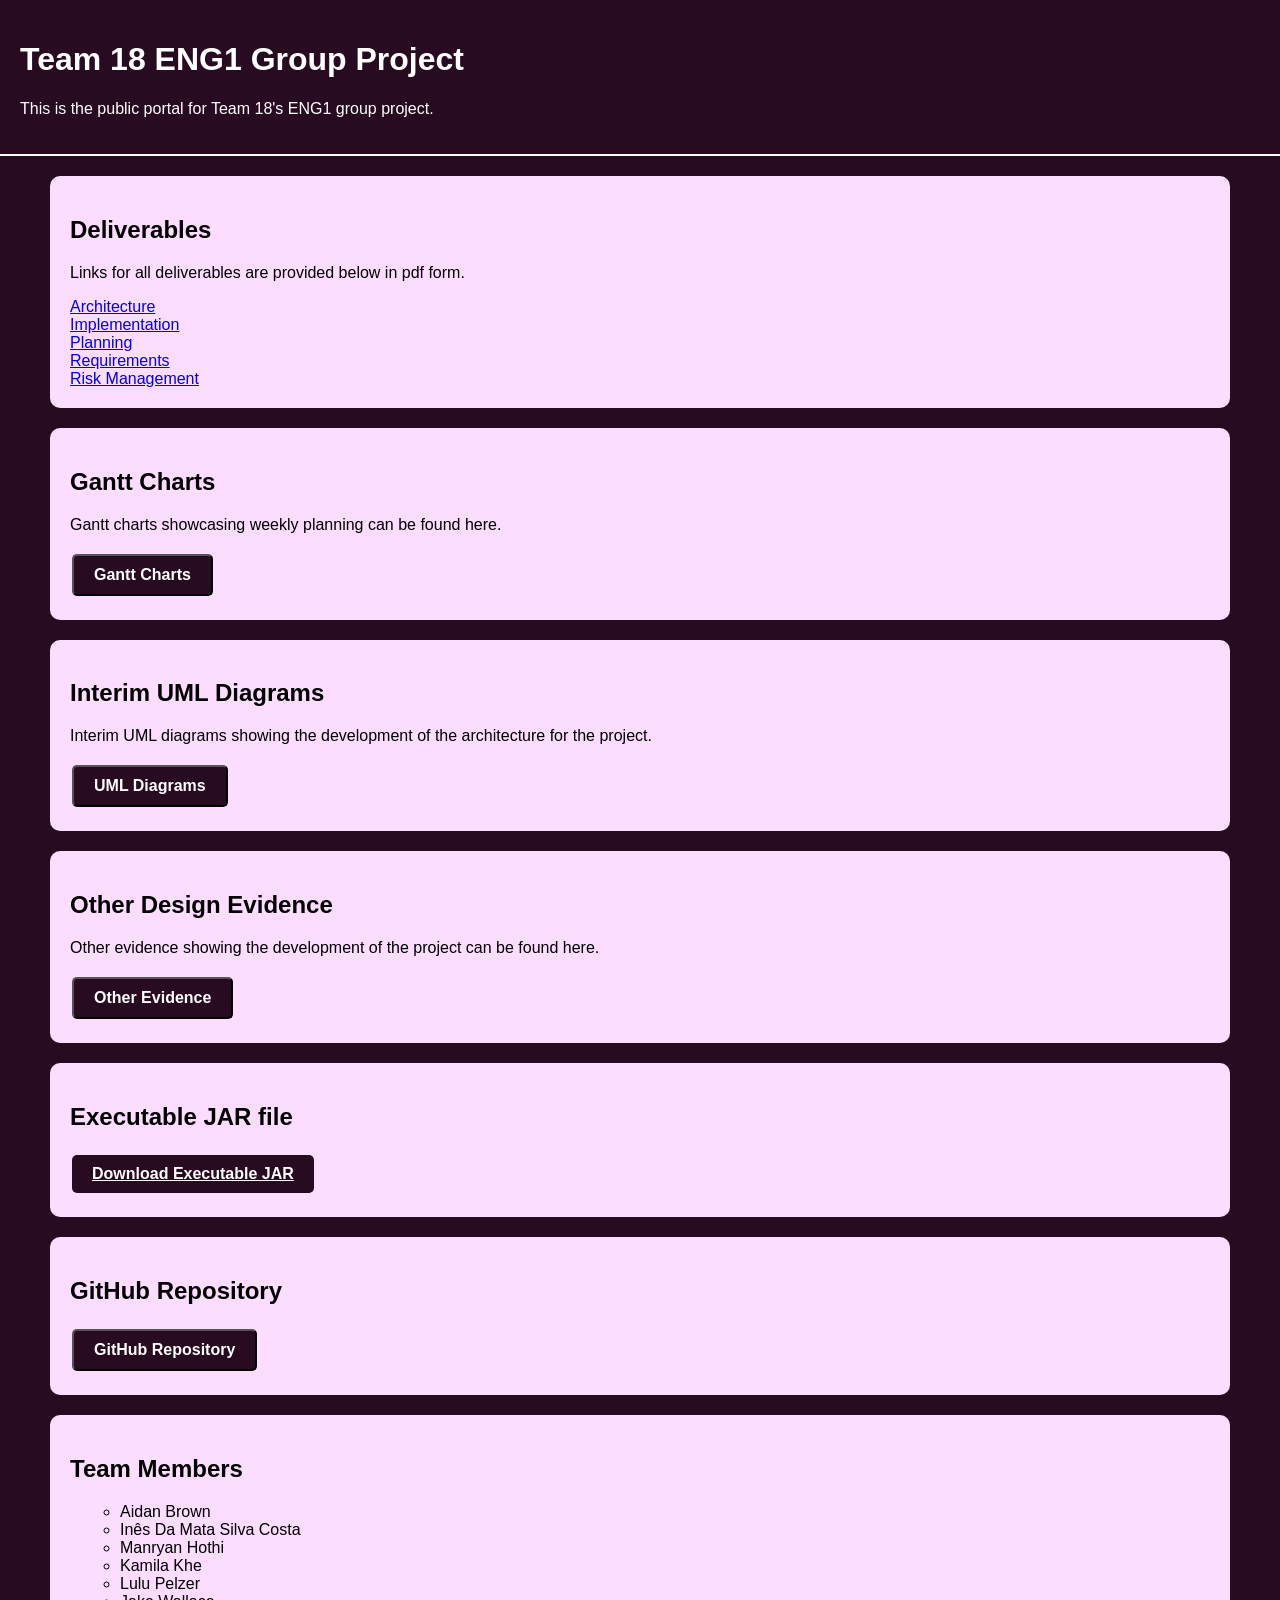
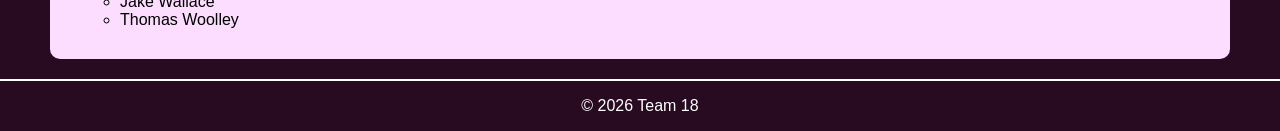
<file: index.html>
<!DOCTYPE html>
<html lang="en">
<head>
    <meta charset="UTF-8">
    <meta name="viewport" content="width=device-width, initial-scale=1.0">
    <title>Team 18 ENG1 Public Portal</title>
    <link rel="stylesheet" href="style.css">
</head>
<body>
    <header>
        <h1>Team 18 ENG1 Group Project</h1>
        <p>This is the public portal for Team 18's ENG1 group project.</p>
    </header>

    <!-- Links for all deliverables-->
    <section id="deliverables">
        <h2>Deliverables</h2>
        <p>
            Links for all deliverables are provided below in pdf form.
        </p>
        <a href="docs/Arch1.pdf" target="_blank">Architecture </a><br>
        <a href="docs/Impl1.pdf" target="_blank">Implementation </a><br>
        <a href="docs/Plan1.pdf" target="_blank">Planning </a><br>
        <a href="docs/Req1.pdf" target="_blank">Requirements </a><br>
        <a href="docs/Risk1.pdf" target="_blank">Risk Management </a><br>

    </section>
    
    <!-- Link to Gantt Charts page -->
    <section id="gantt charts">
        <h2>Gantt Charts</h2>
        <p>
            Gantt charts showcasing weekly planning can be found here.
        </p>
        <button class="button" onclick="window.location.href='\gantt-charts.html'">Gantt Charts</button><br>
    </section>

    <!-- Link to Interim Architecture Designs page -->
    <section id="uml-diagrams">
        <h2>Interim UML Diagrams</h2>
        <p>
            Interim UML diagrams showing the development of the architecture for the project.
        </p>
        <button class="button" onclick="window.location.href='\interim-archetecture-designs.html'">UML Diagrams</button><br>
    </section>

    <!-- Link to Other Evidence page -->
     <section id="other-evidence">
        <h2>Other Design Evidence</h2>
        <p>
            Other evidence showing the development of the project can be found here.
        </p>
        <button class="button" onclick="window.location.href='\other-evidence.html'">Other Evidence</button><br>
     </section>

    <!-- Download link for executable JAR. -->
    <section id="jar-download">
            <h2>Executable JAR file</h2>
            <a class="button" href="downloads/ENG1-1.0.0.jar" download>Download Executable JAR</a><br>
    </section>

    <!-- Link to GitHub Repository -->
    <section id="github-link">
            <h2>GitHub Repository</h2>
            <button class="button" onclick="window.location.href='https://github.com/AXSurname/team18-eng1-private-codebase'">GitHub Repository</button>
    </section>
    
    <!-- List of Team Members -->
    <section id="team-names">
        <h2>Team Members</h2>
        <ul>
            <li>Aidan Brown </li>
            <li>Inês Da Mata Silva Costa </li>
            <li>Manryan Hothi </li>
            <li>Kamila Khe </li>
            <li>Lulu Pelzer </li>
            <li>Jake Wallace </li>
            <li>Thomas Woolley </li>
        </ul>
    </section>

</body>
<footer>
    <p>&copy; 2026 Team 18</p>
</footer>
</html>
</file>
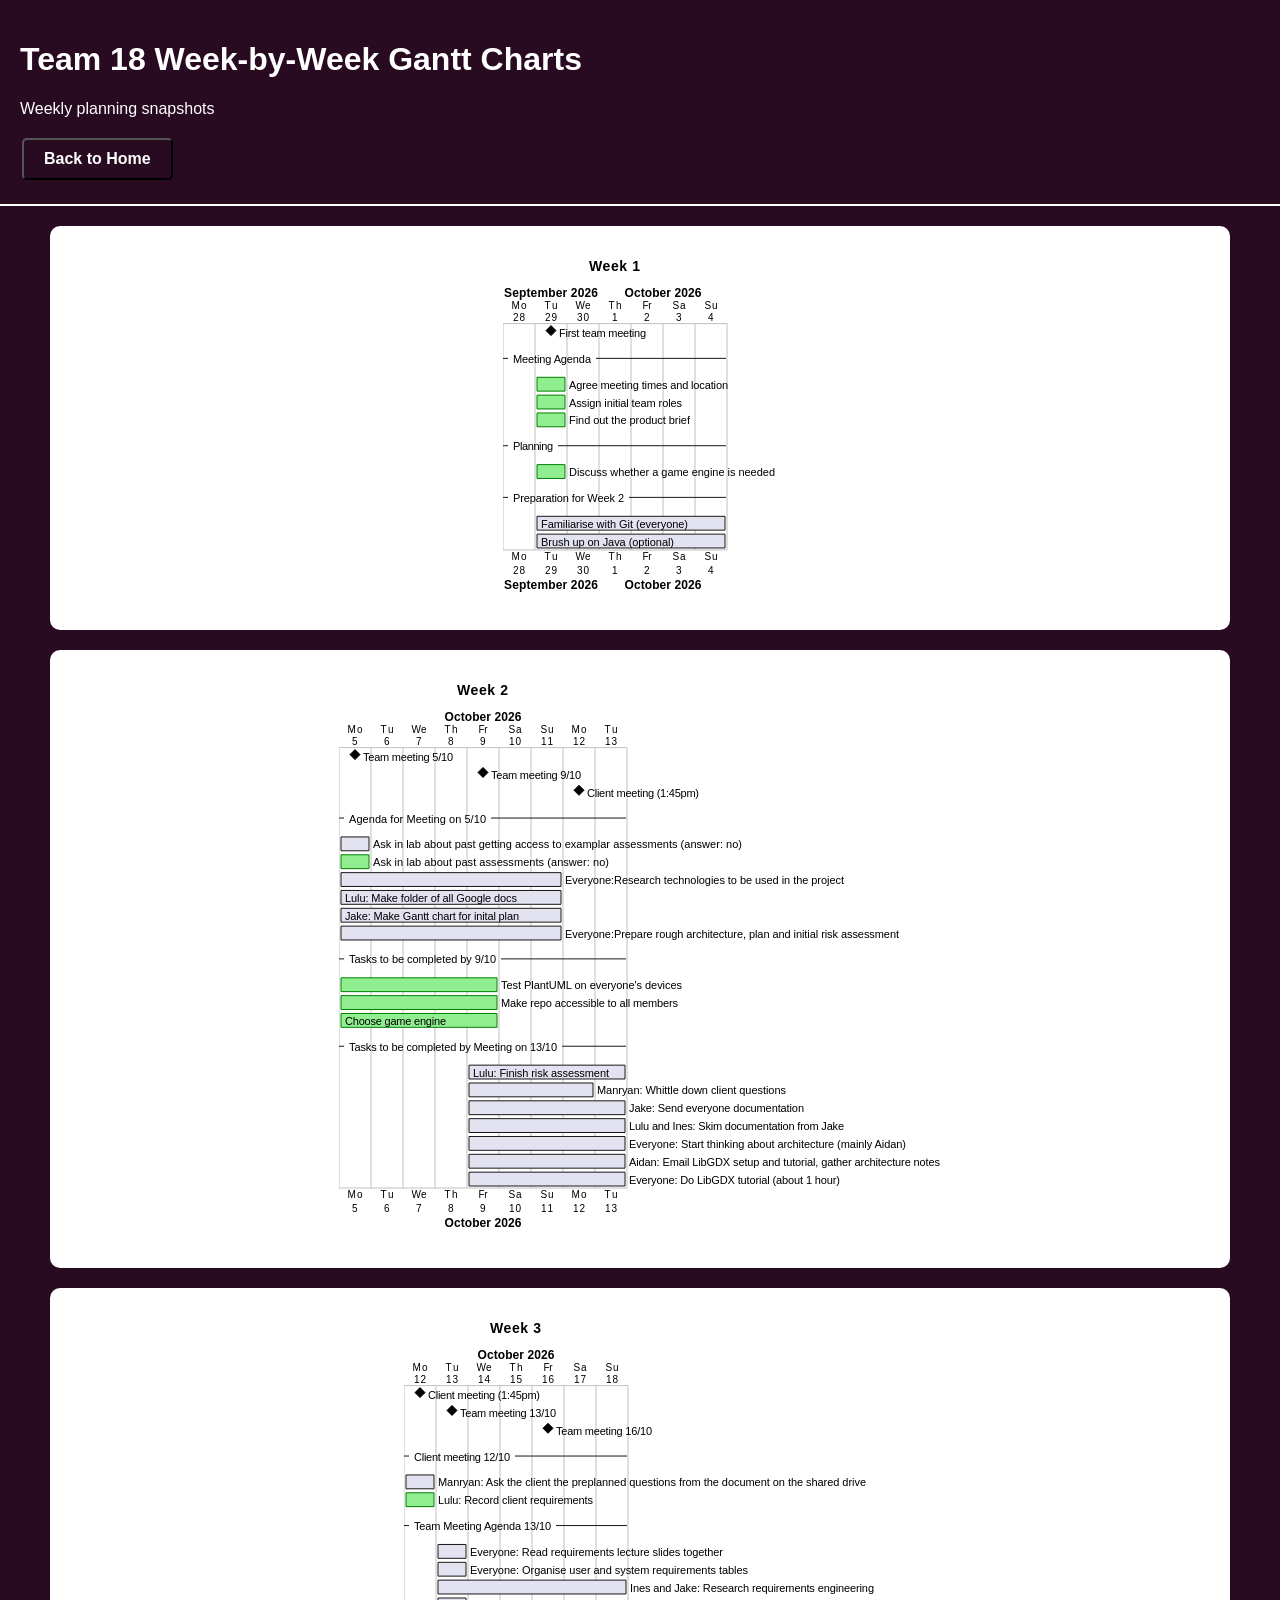
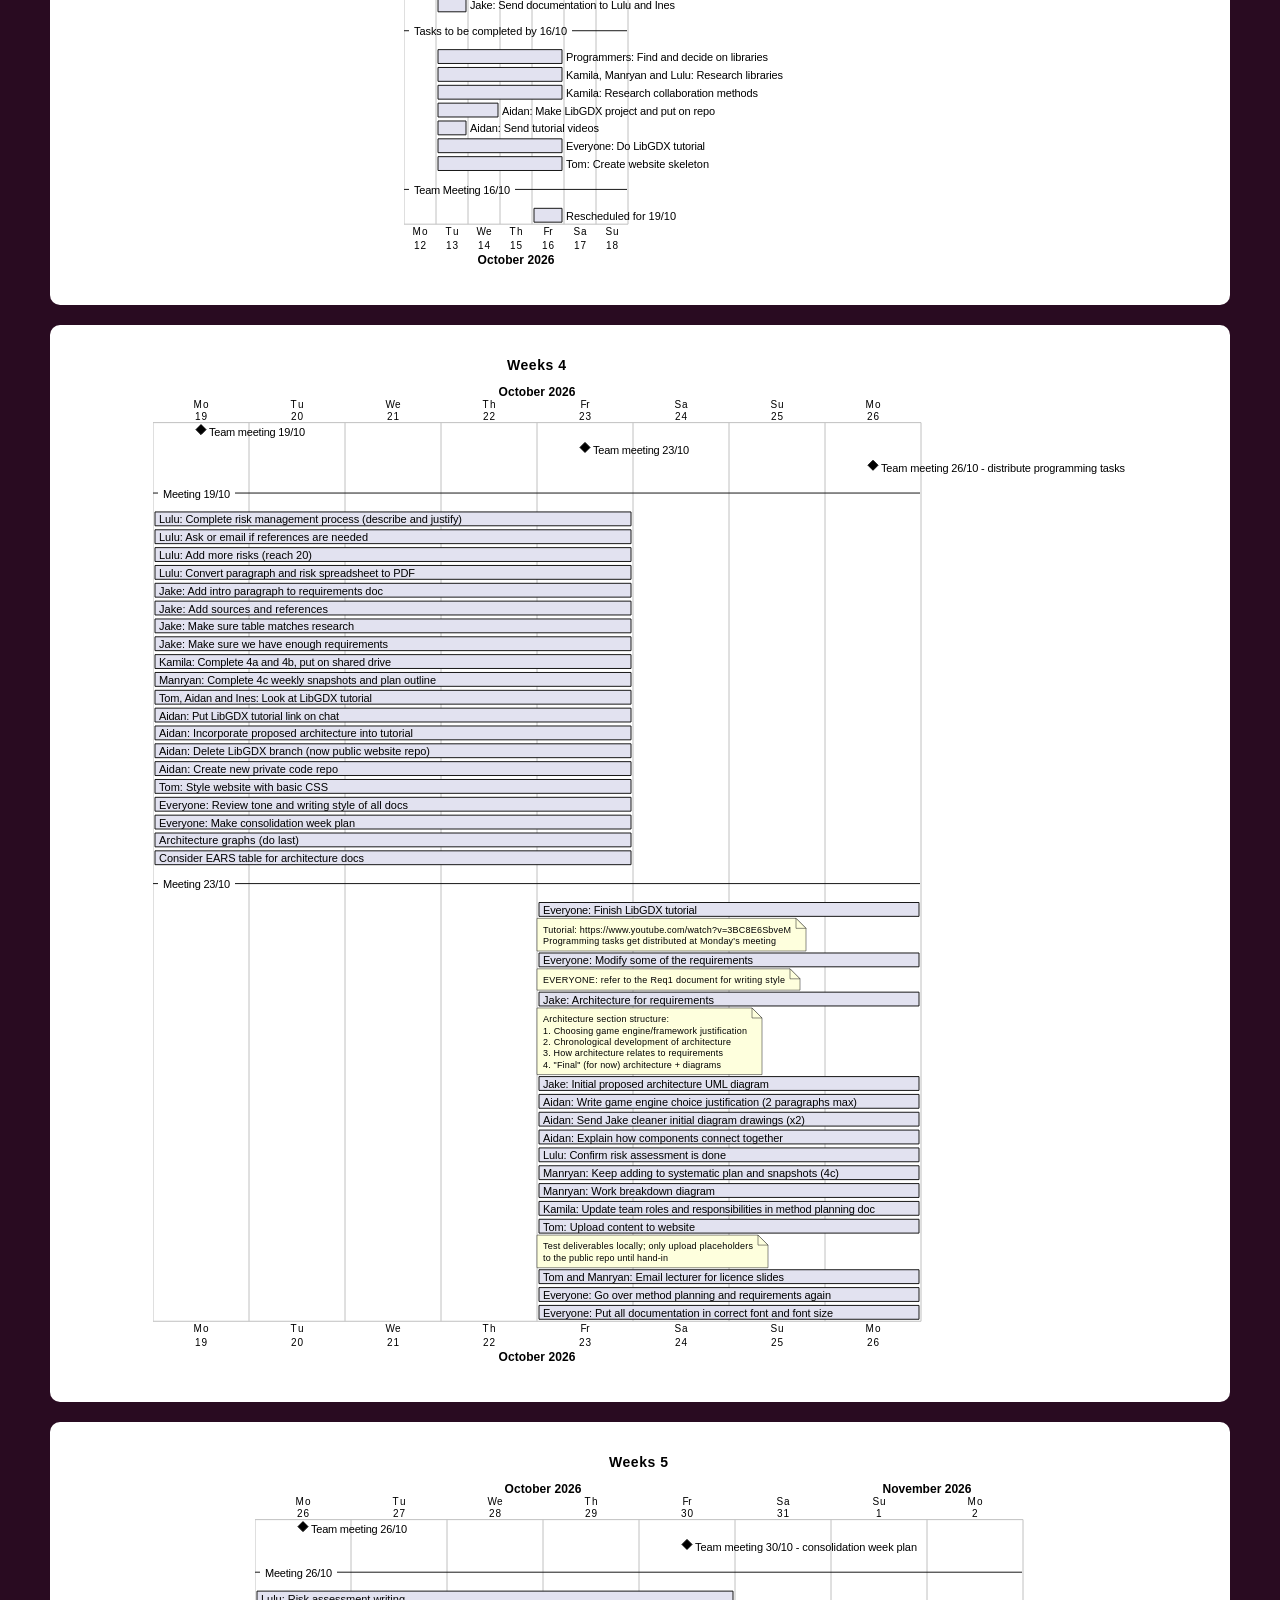
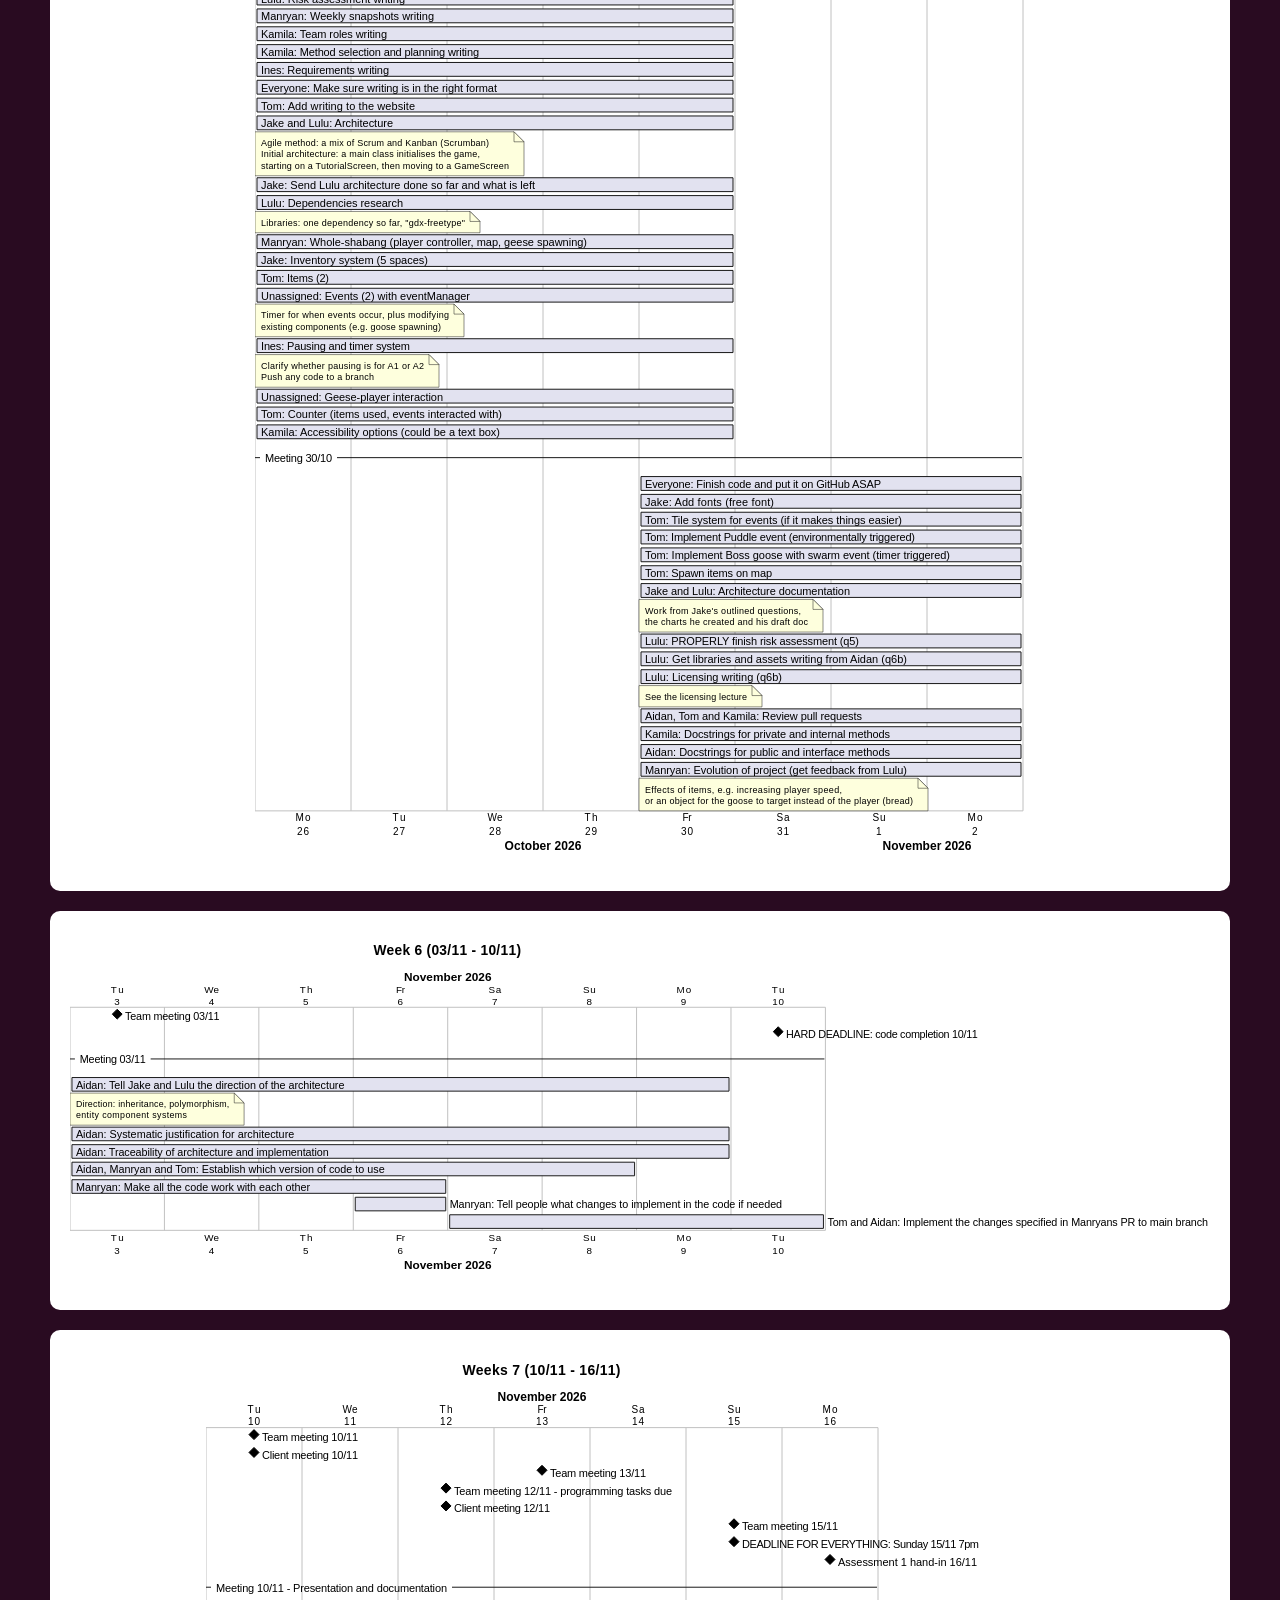
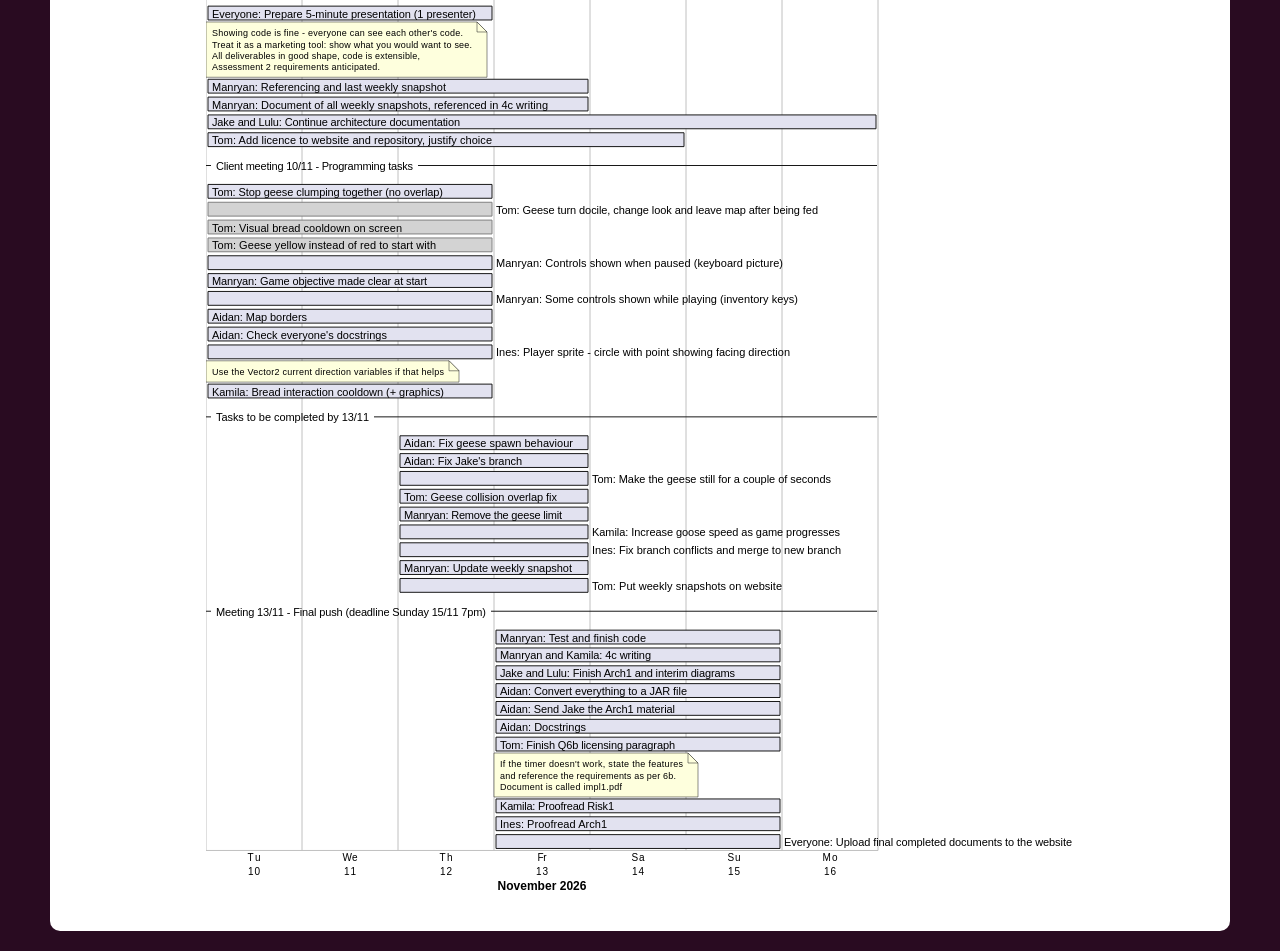
<file: gantt-charts.html>
<!DOCTYPE html>
<html lang="en">
<head>
    <meta charset="UTF-8">
    <meta name="viewport" content="width=device-width, initial-scale=1.0">
    <title>Team 18 Gantt Charts</title>
    <link rel="stylesheet" href="style.css">
</head>
<body class="gantt-page"> 
    <header>
        <h1>Team 18 Week-by-Week Gantt Charts</h1>
        <p>Weekly planning snapshots</p>
        <button class="button" onclick="window.location.href='index.html'">Back to Home</button><br>
    </header>

    <section id="images">
        <img src="Weekly%20Snapshots/Week%201.svg" alt="Gantt chart for week 1"><br>
    </section>
    <section id="images">
        <img src="Weekly%20Snapshots/Week%202.svg" alt="Gantt chart for week 2"><br>
    </section>
    <section id="images">
        <img src="Weekly%20Snapshots/Week%203.svg" alt="Gantt chart for week 3"><br>
    </section>
    <section id="images">
        <img src="Weekly%20Snapshots/Week%204.svg" alt="Gantt chart for week 4"><br>
    </section>
    <section id="images">
        <img src="Weekly%20Snapshots/Week%205.svg" alt="Gantt chart for week 5"><br>
    </section>
    <section id="images">
        <img src="Weekly%20Snapshots/Week%206.svg" alt="Gantt chart for week 6"><br>
    </section>
    <section id="images">
        <img src="Weekly%20Snapshots/Week%207.svg" alt="Gantt chart for week 7"><br>
    </section>
    
</body>
</html>
</file>
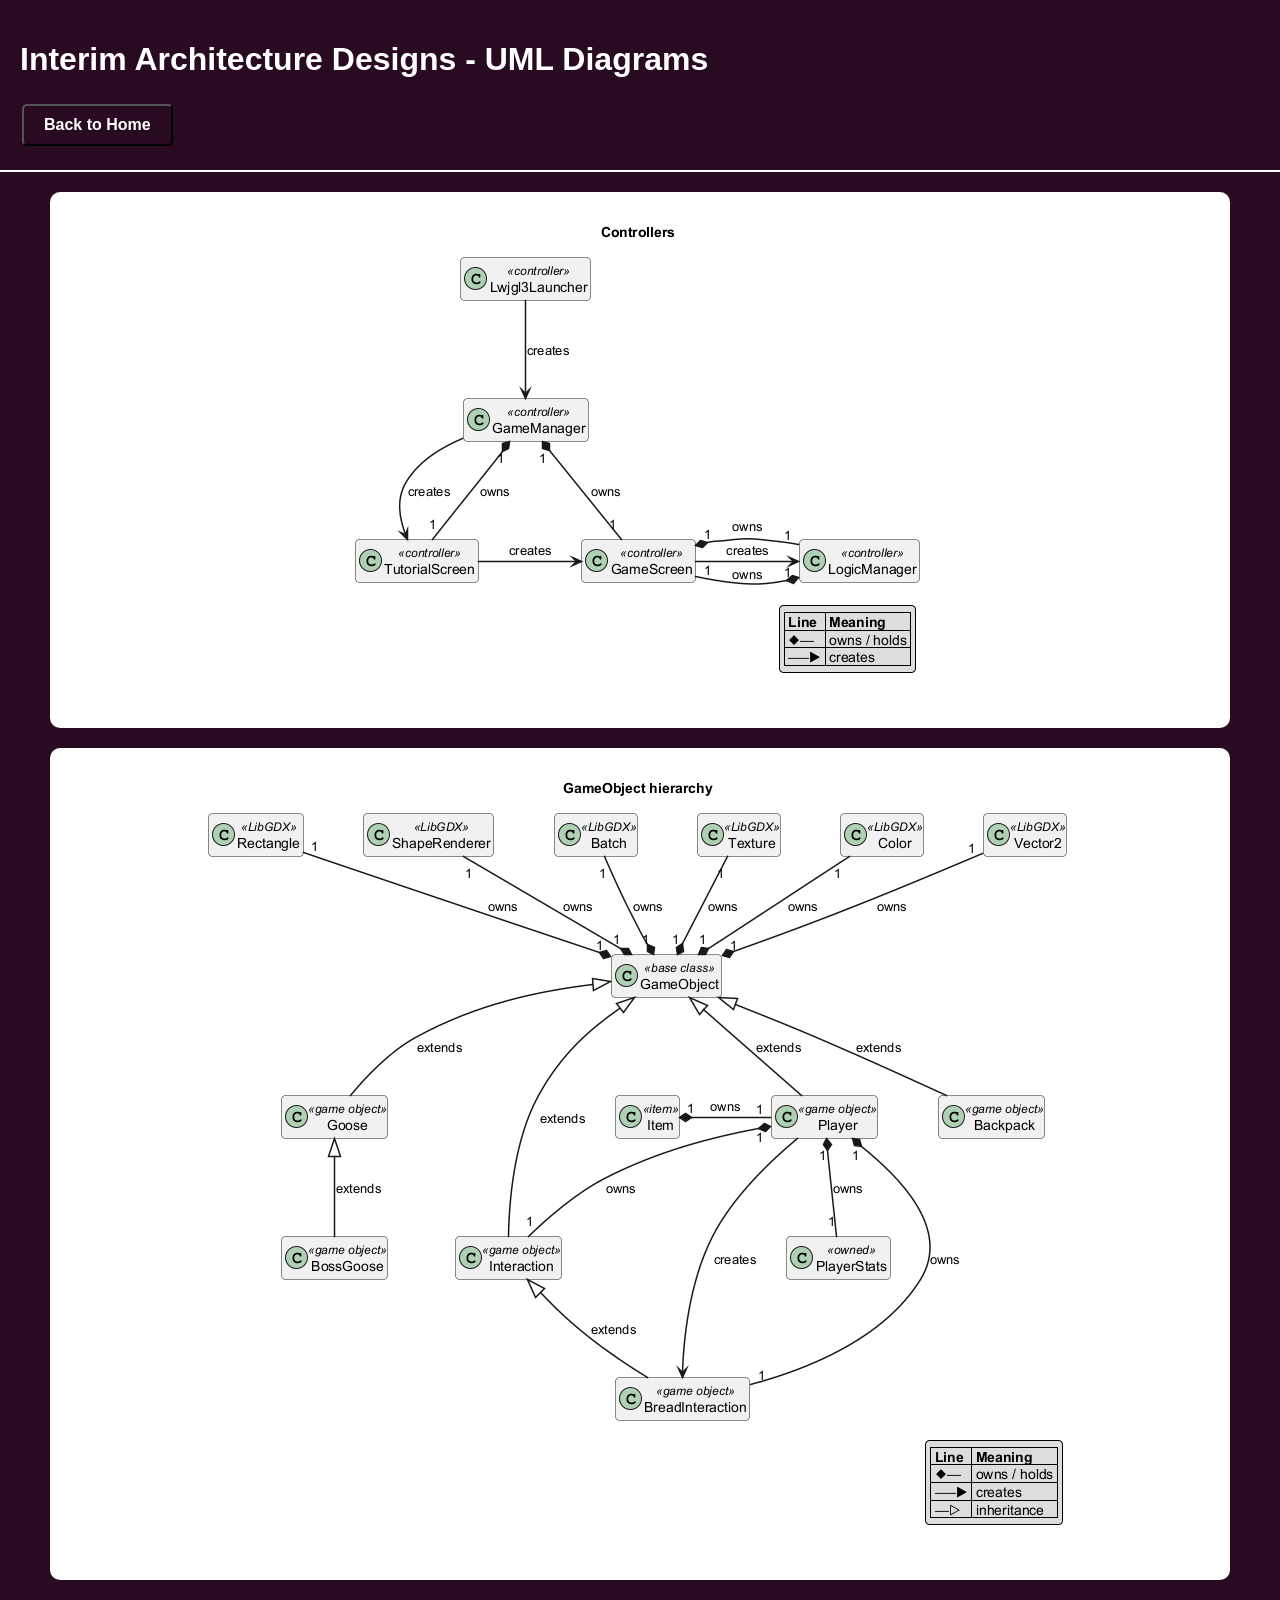
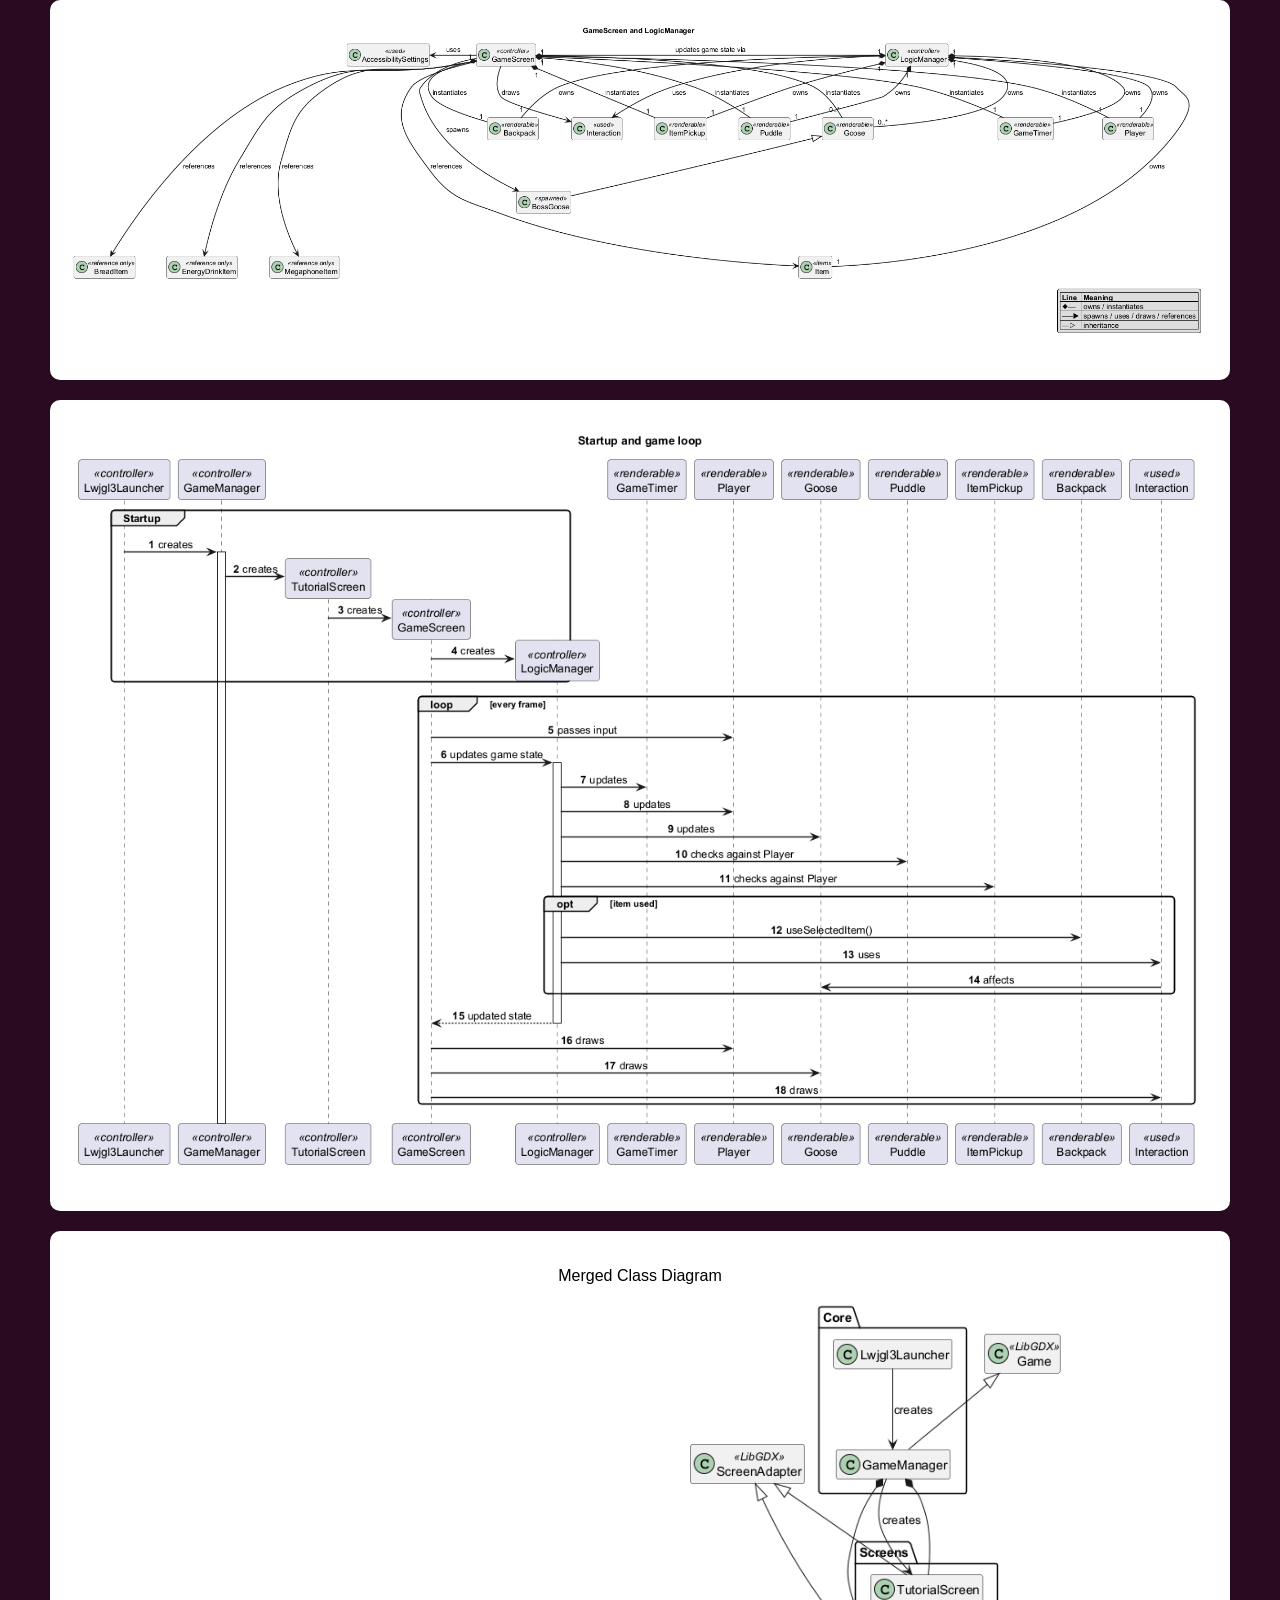
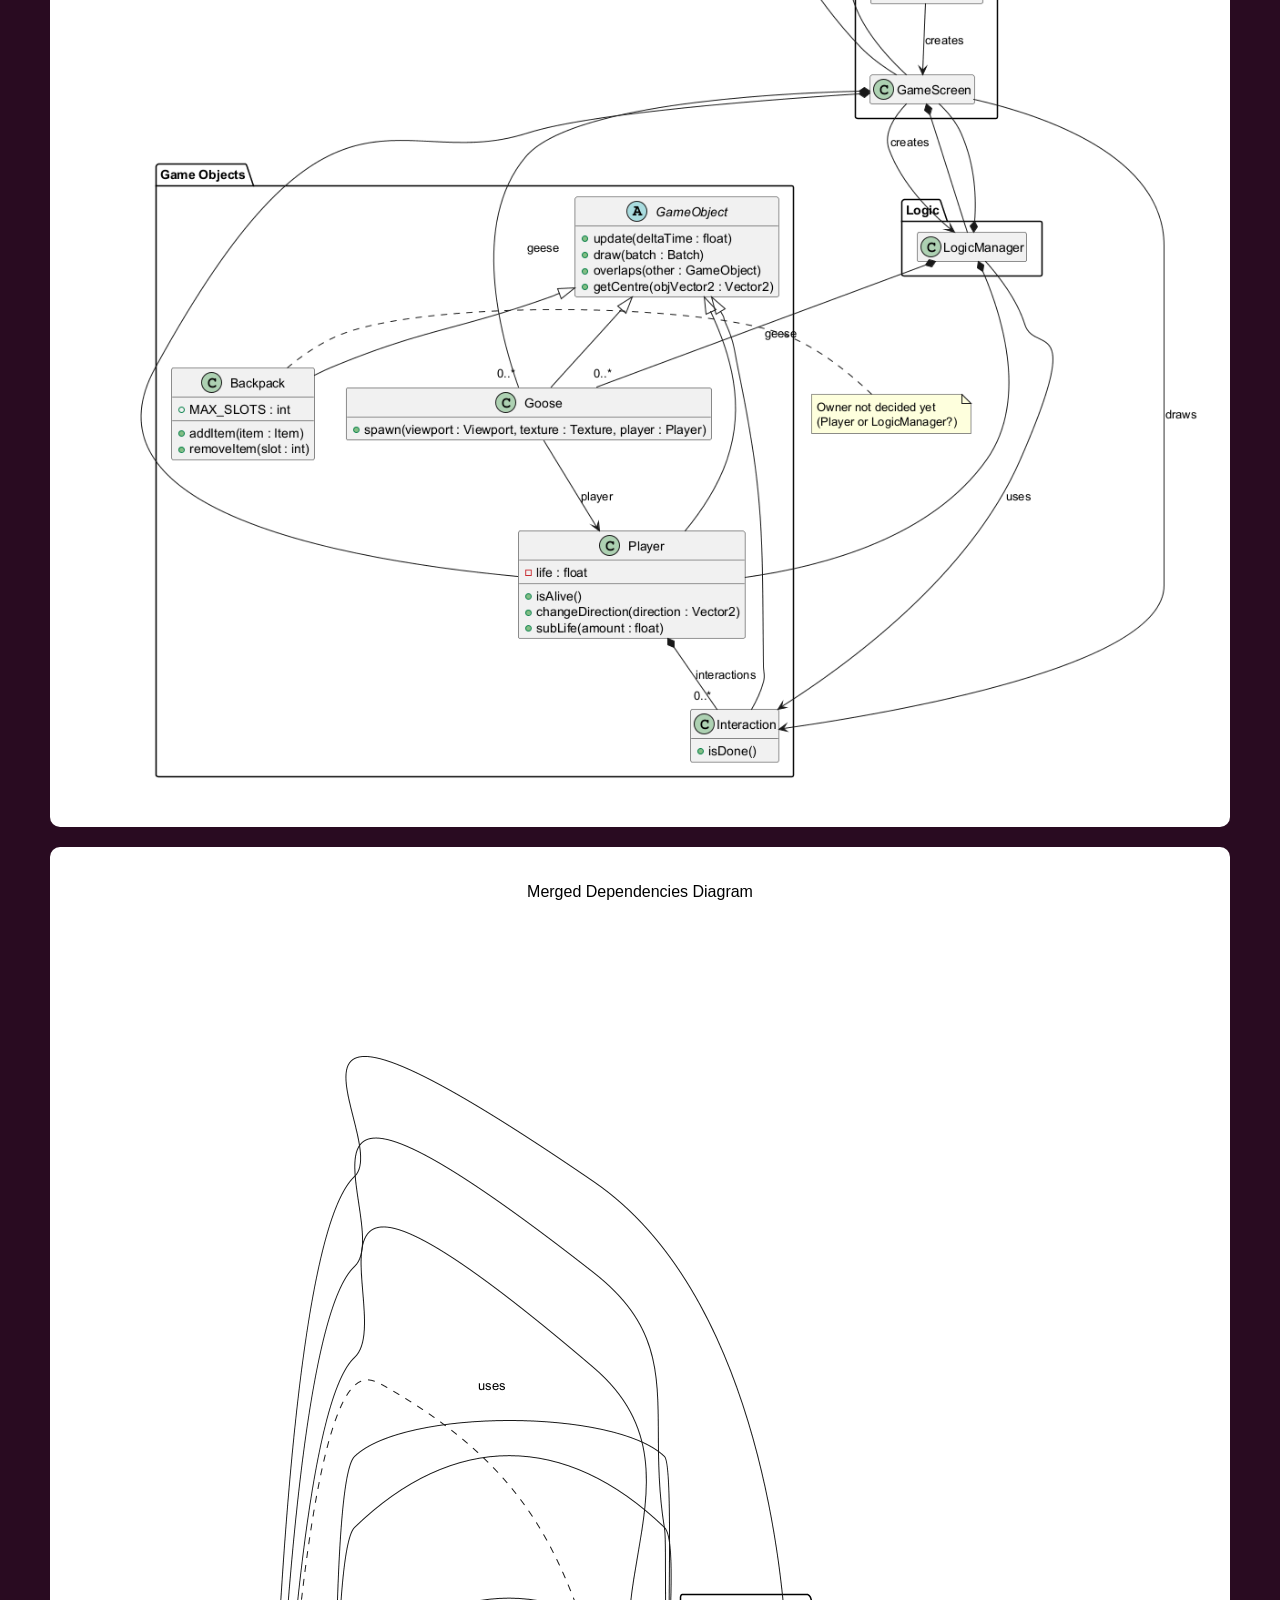
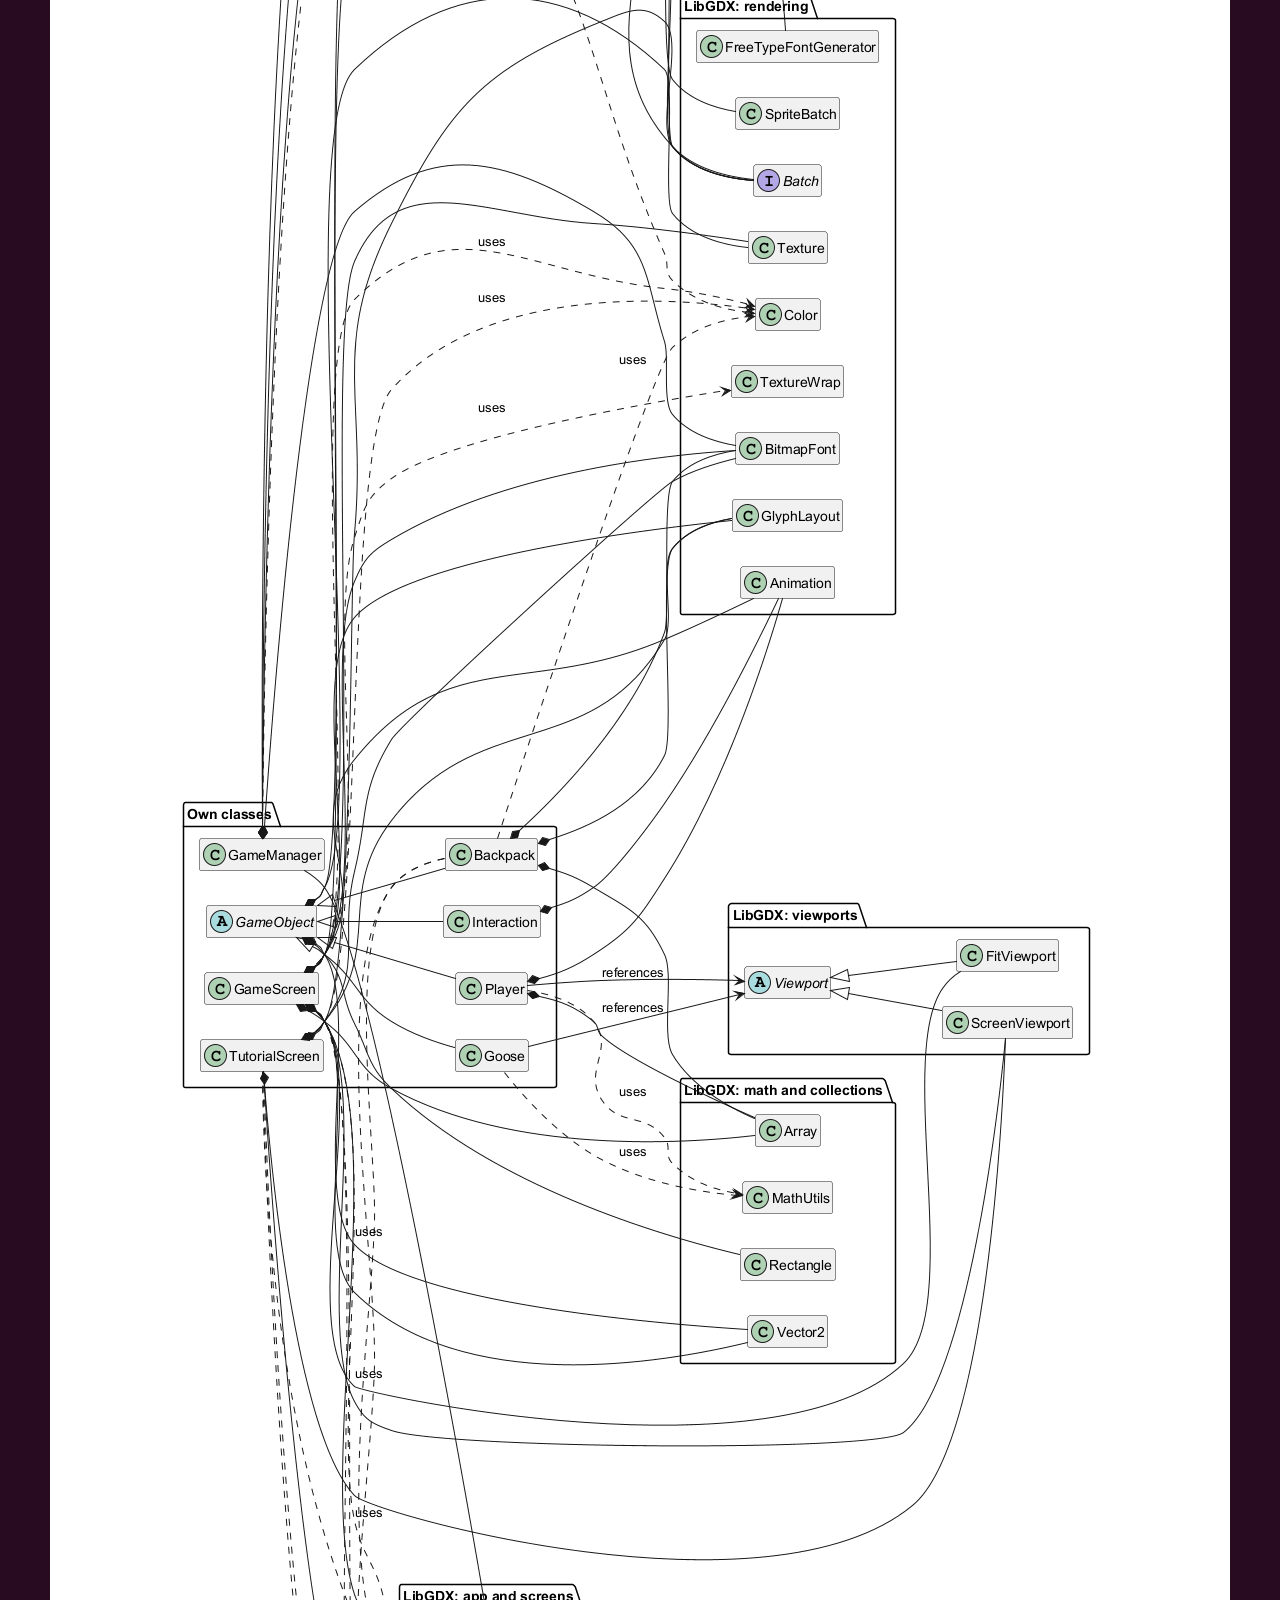
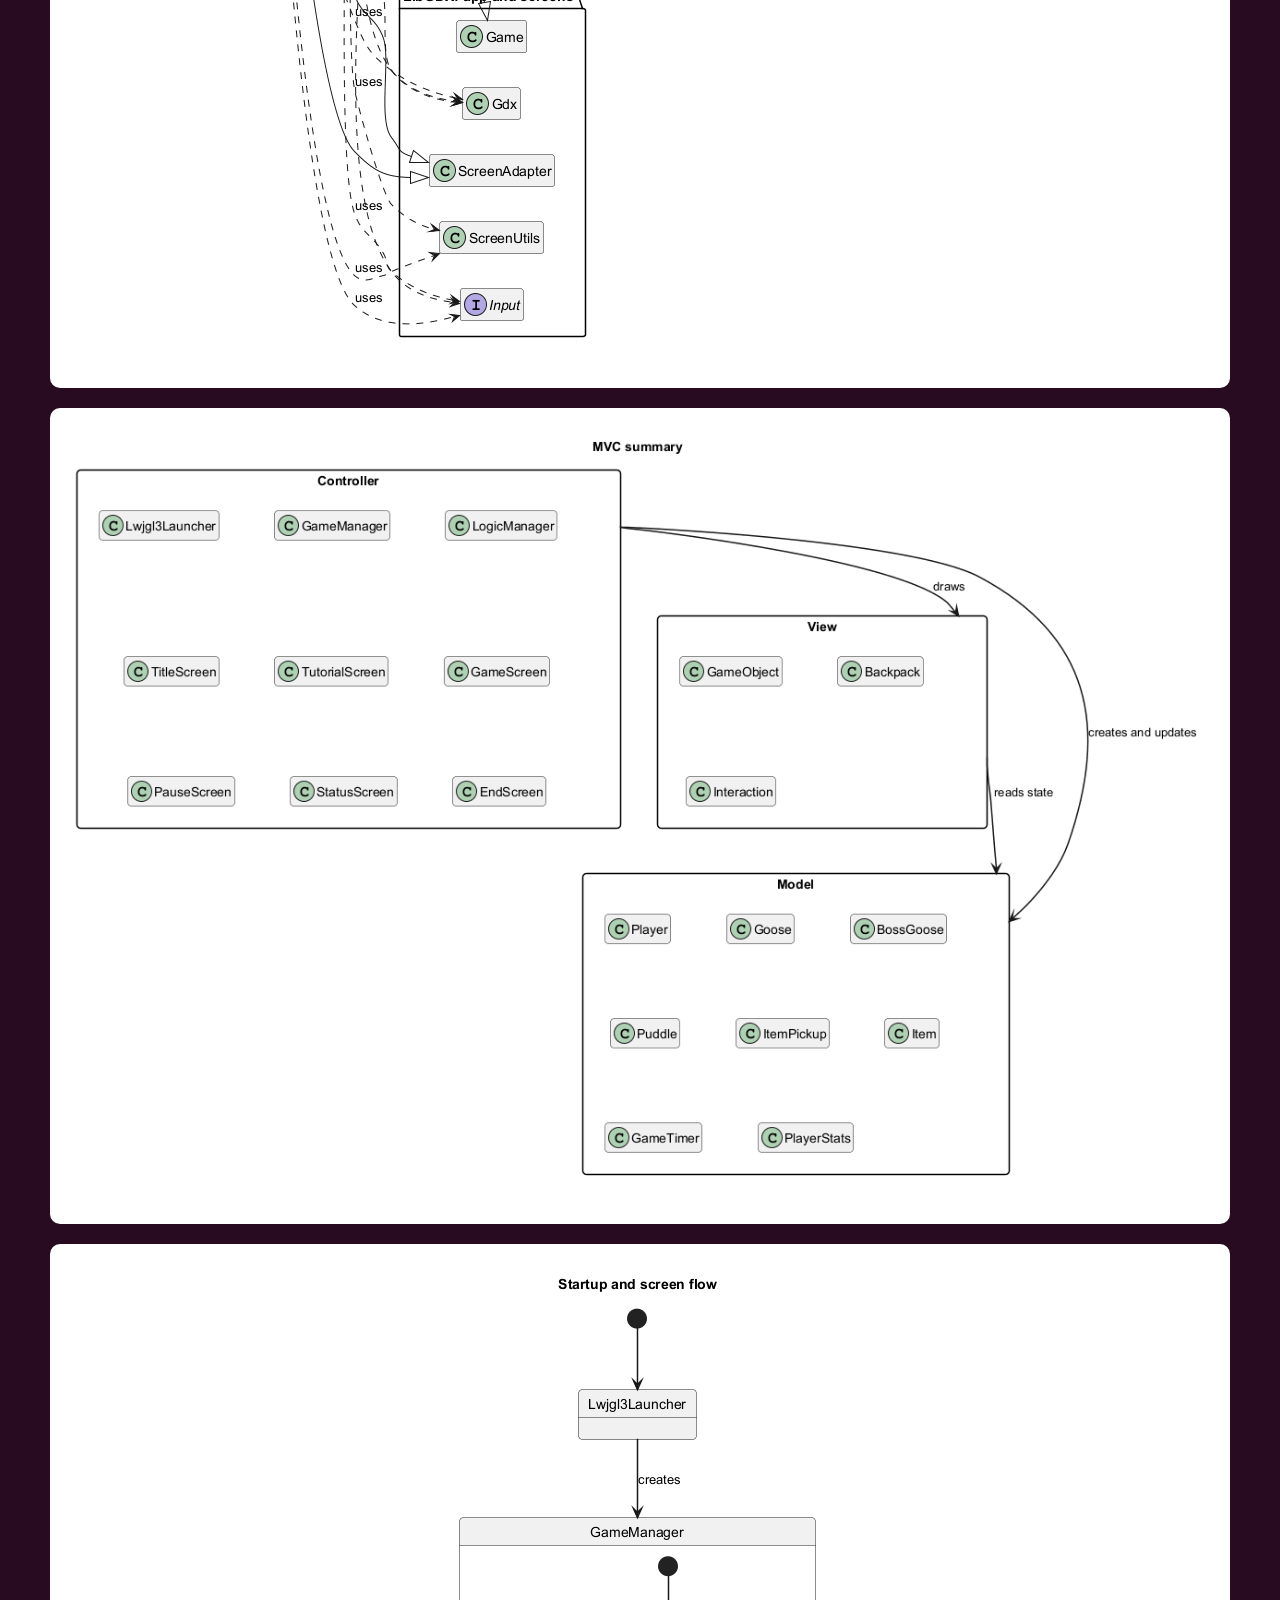
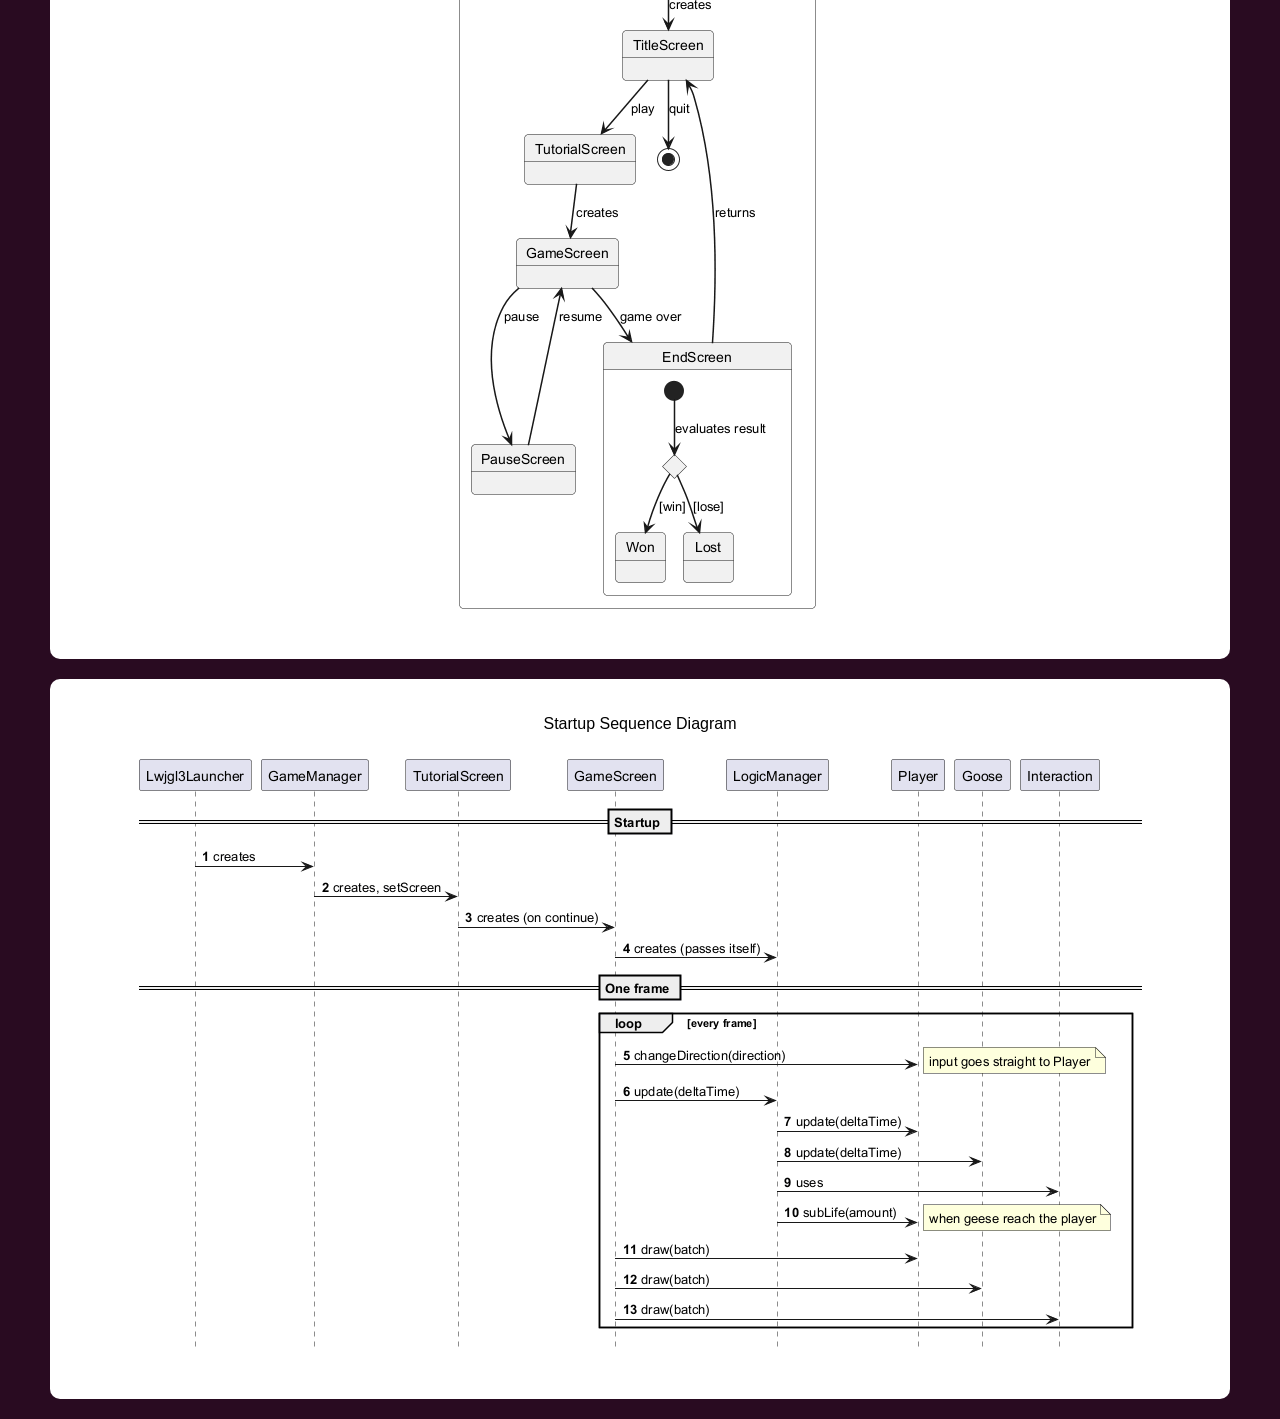
<file: interim-archetecture-designs.html>
<!DOCTYPE html>
<html lang="en">
<head>
    <meta charset="UTF-8">
    <meta name="viewport" content="width=device-width, initial-scale=1.0">
    <title>Interim Architecture Designs</title>
    <link rel="stylesheet" href="style.css">
</head>
<body class="uml-page">
    <header>
        <h1>Interim Architecture Designs - UML Diagrams</h1>
        <button class="button" onclick="window.location.href='index.html'">Back to Home</button><br>
    </header>

    <section id="images">
        <img src="UML%20Diagrams/Controller.png" alt=""><br>
    </section>

    <section id="images">
        <img src="UML%20Diagrams/GameObject.png" alt=""><br>
    </section>

    <section id="images">
        <img src="UML%20Diagrams/GameScreenLogic.png" alt=""><br>
    </section>

    <section id="images">
        <img src="UML%20Diagrams/GameStartSequence.png" alt=""><br>
    </section>

    <section id="images">
        <p>Merged Class Diagram</p>
        <img src="UML%20Diagrams/Mergedclass1.png" alt=""><br>
    </section>

    <section id="images">
        <p>Merged Dependencies Diagram</p>
        <img src="UML%20Diagrams/MergedDependencies1.png" alt=""><br>
    </section>

    <section id="images">
        <img src="UML%20Diagrams/MVC.png" alt=""><br>
    </section>

    <section id="images">
        <img src="UML%20Diagrams/ScreenFlowState.png" alt=""><br>
    </section>

    <section id="images">
        <p>Startup Sequence Diagram</p>
        <img src="UML%20Diagrams/SeqStartup1.png" alt=""><br>
    </section>






</body>
</file>
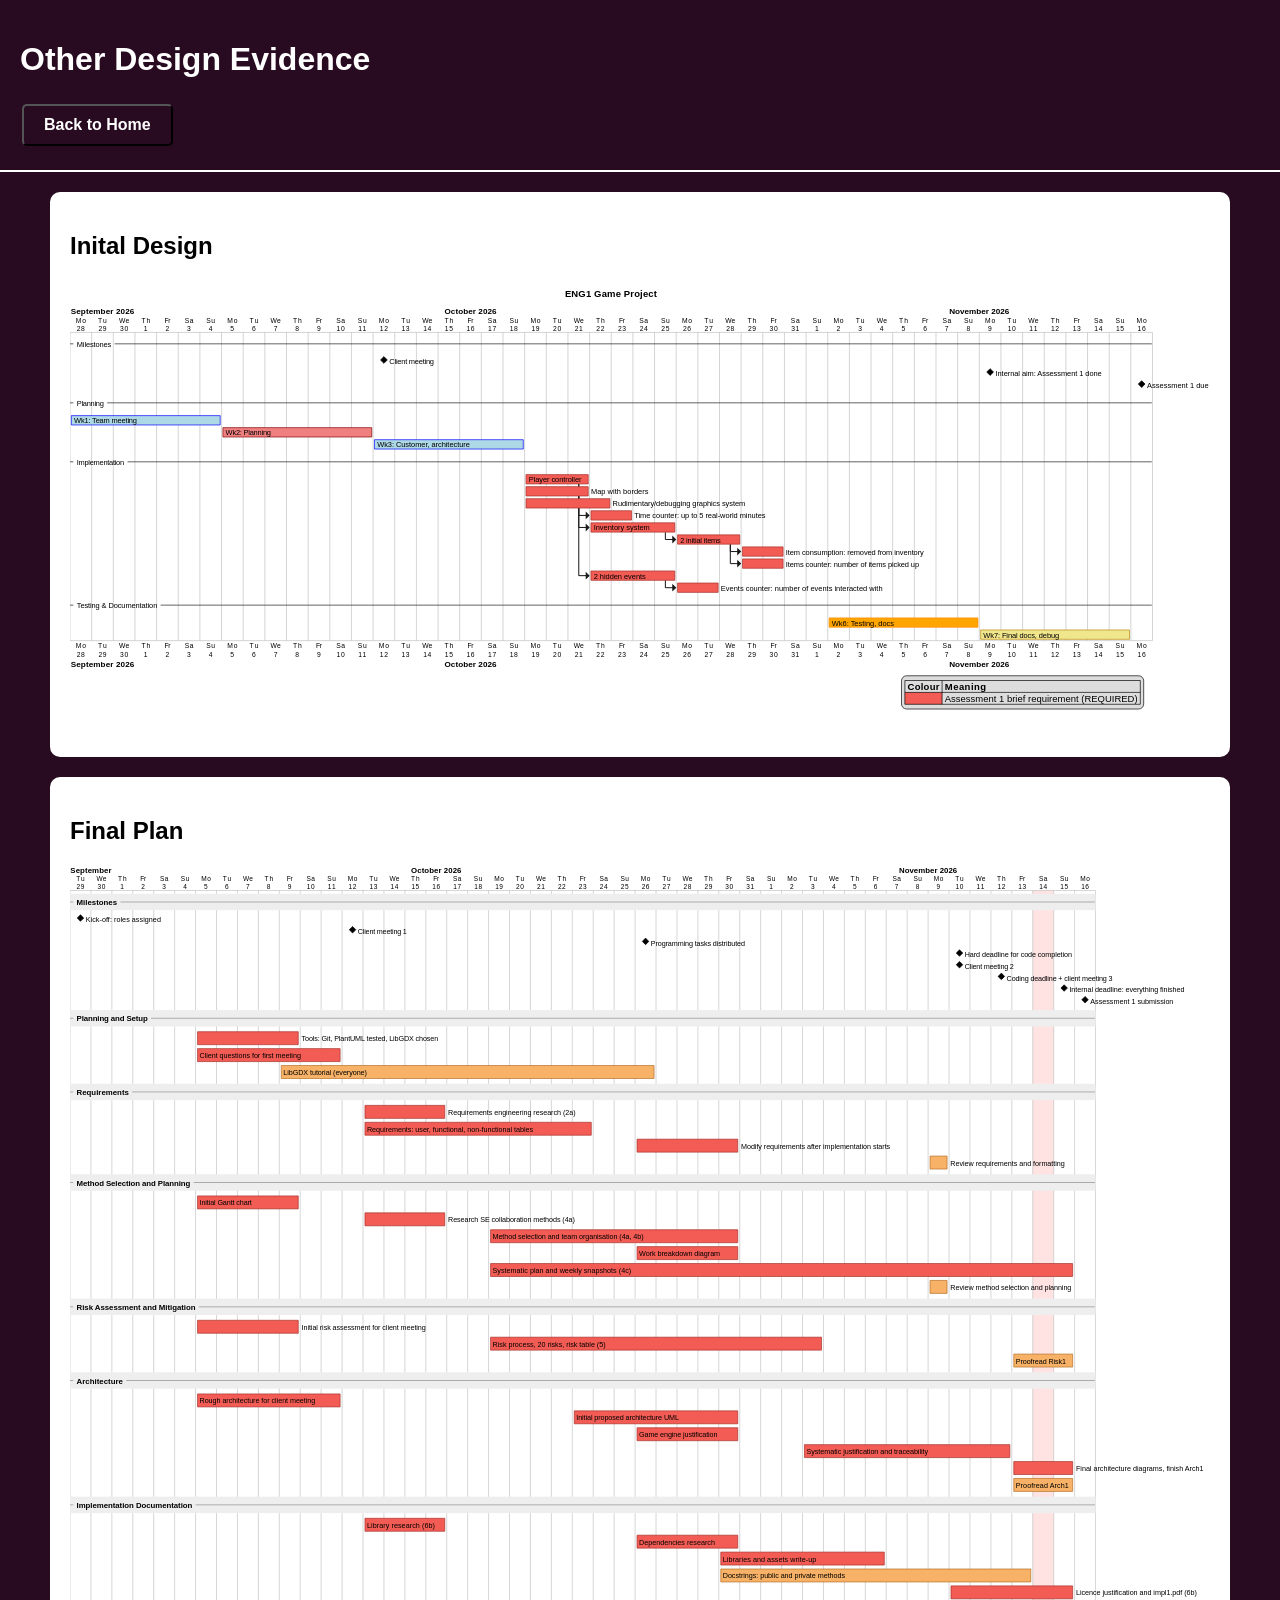
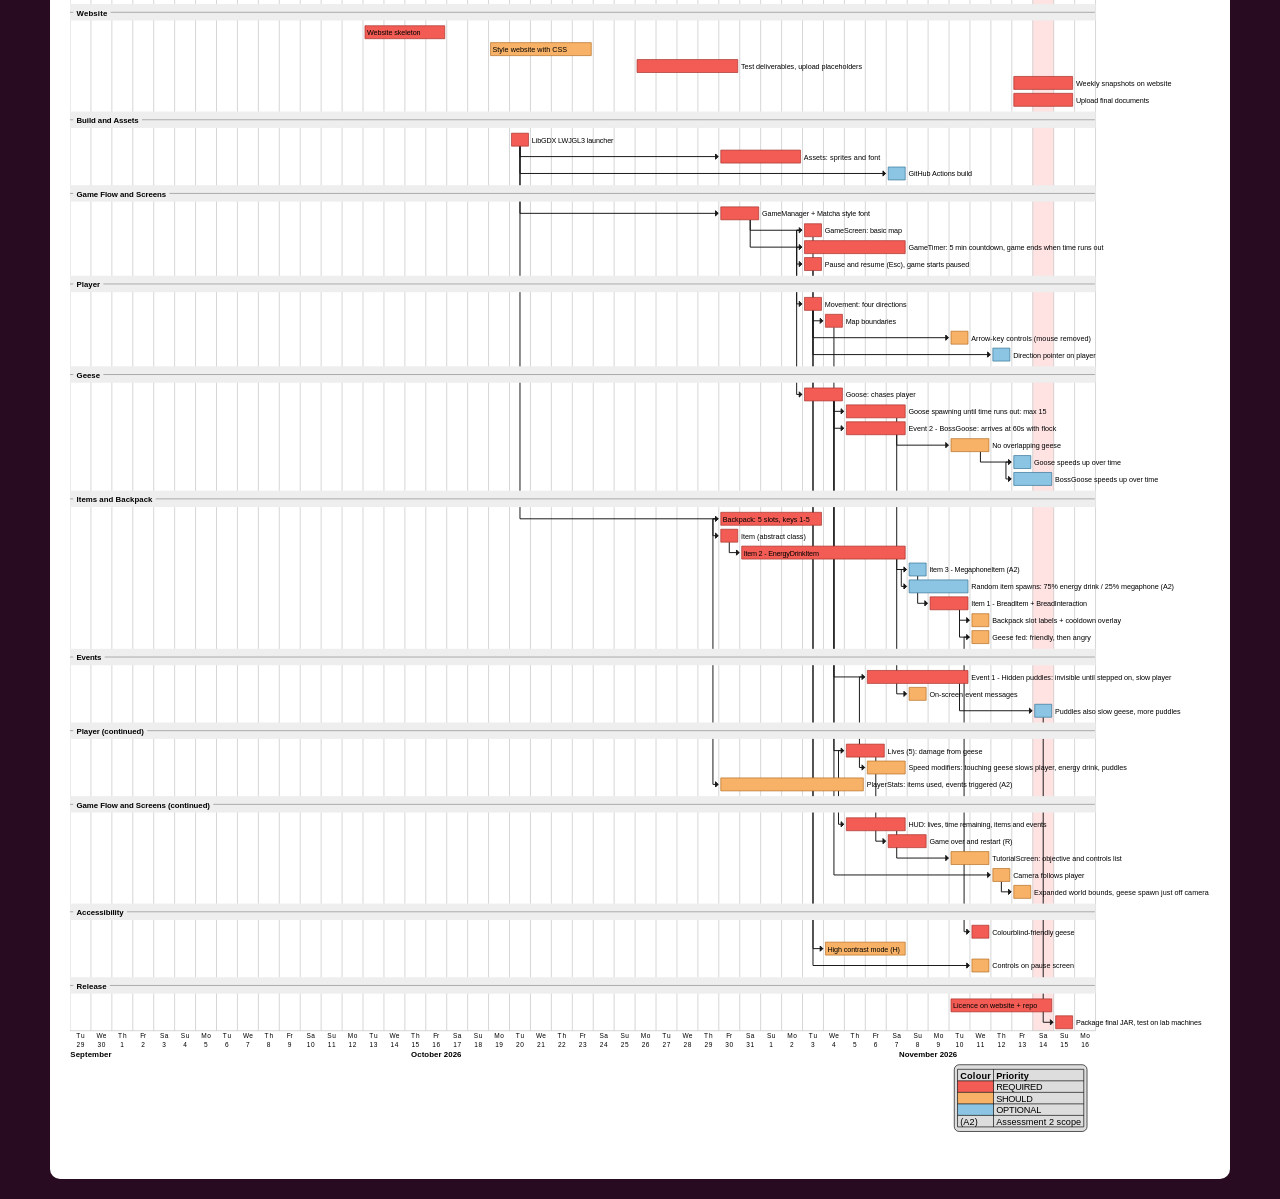
<file: other-evidence.html>
<!DOCTYPE html>
<html lang="en">
<head>
    <meta charset="UTF-8">
    <meta name="viewport" content="width=device-width, initial-scale=1.0">
    <title>Other Design Evidence</title>
    <link rel="stylesheet" href="style.css">
</head>
<body>
    <header>
        <h1>Other Design Evidence</h1>
        <button class="button" onclick="window.location.href='index.html'">Back to Home</button><br>
    </header> 

    <section id="images">
        <h2>Inital Design</h2>
        <img src="Other%20Evidence/ENG1.svg" alt="Inital Planning"><br>
    </section>
    
    <section id="images">
        <h2>Final Plan</h2>
        <img src="Other%20Evidence/GoosePatrolFinal.svg" alt="Final Planning"><br>
    </section>    
</body>
</file>
<file: style.css>
body {
    margin: 0;
    padding: 0;
    background-color: #290b21;
    font-family: Arial, sans-serif;
}

body.gantt-page {
    background-color: #290b21;
    text-align: center;
}

body.uml-page {
    background-color: #290b21;
    text-align: center;
}

header {
    background-color: #290b21;
    color: #fff;
    text-align: left;
    padding: 20px;
    border-bottom: 2px solid #fff;
}

footer {
    background-color: #290b21;
    color: #fff;
    text-align: center;
    position: bottom;
    bottom: 0;
    width: 100%;
    border-top: 2px solid #fff;
}

div {
    margin: 20px 50px 20px 50px;
    padding: 20px;
    background-color: #fcdcff;
    border-radius: 10px;
}

section {
    margin: 20px 50px 20px 50px;
    padding: 20px;
    background-color: #fcdcff;
    border-radius: 10px;
}

section#images {
    margin: 20px 50px 20px 50px;
    padding: 20px;
    background-color: #ffffff;
    border-radius: 10px;
    box-sizing: border-box;
    max-width: calc(100% - 100px);
}

section#images img {
    display: block;
    height: auto;
    max-width: 100%;
    margin: 0 auto;
}



ul {
    list-style-type: circle;
    margin: 10px;

}
ul::marker {
    color: #290b21;
}

.button {
    background-color: #290b21;
    color: #fff;
    padding: 10px 20px;
    text-align: center;
    font-weight: bold;
    display: inline-block;
    font-size: 16px;
    margin: 4px 2px;
    cursor: pointer;
    border-radius: 5px;
}

.button:hover {
    background-color: #fcdcff;
    color: #290b21;
    border: 2px solid #290b21;
}
</file>
